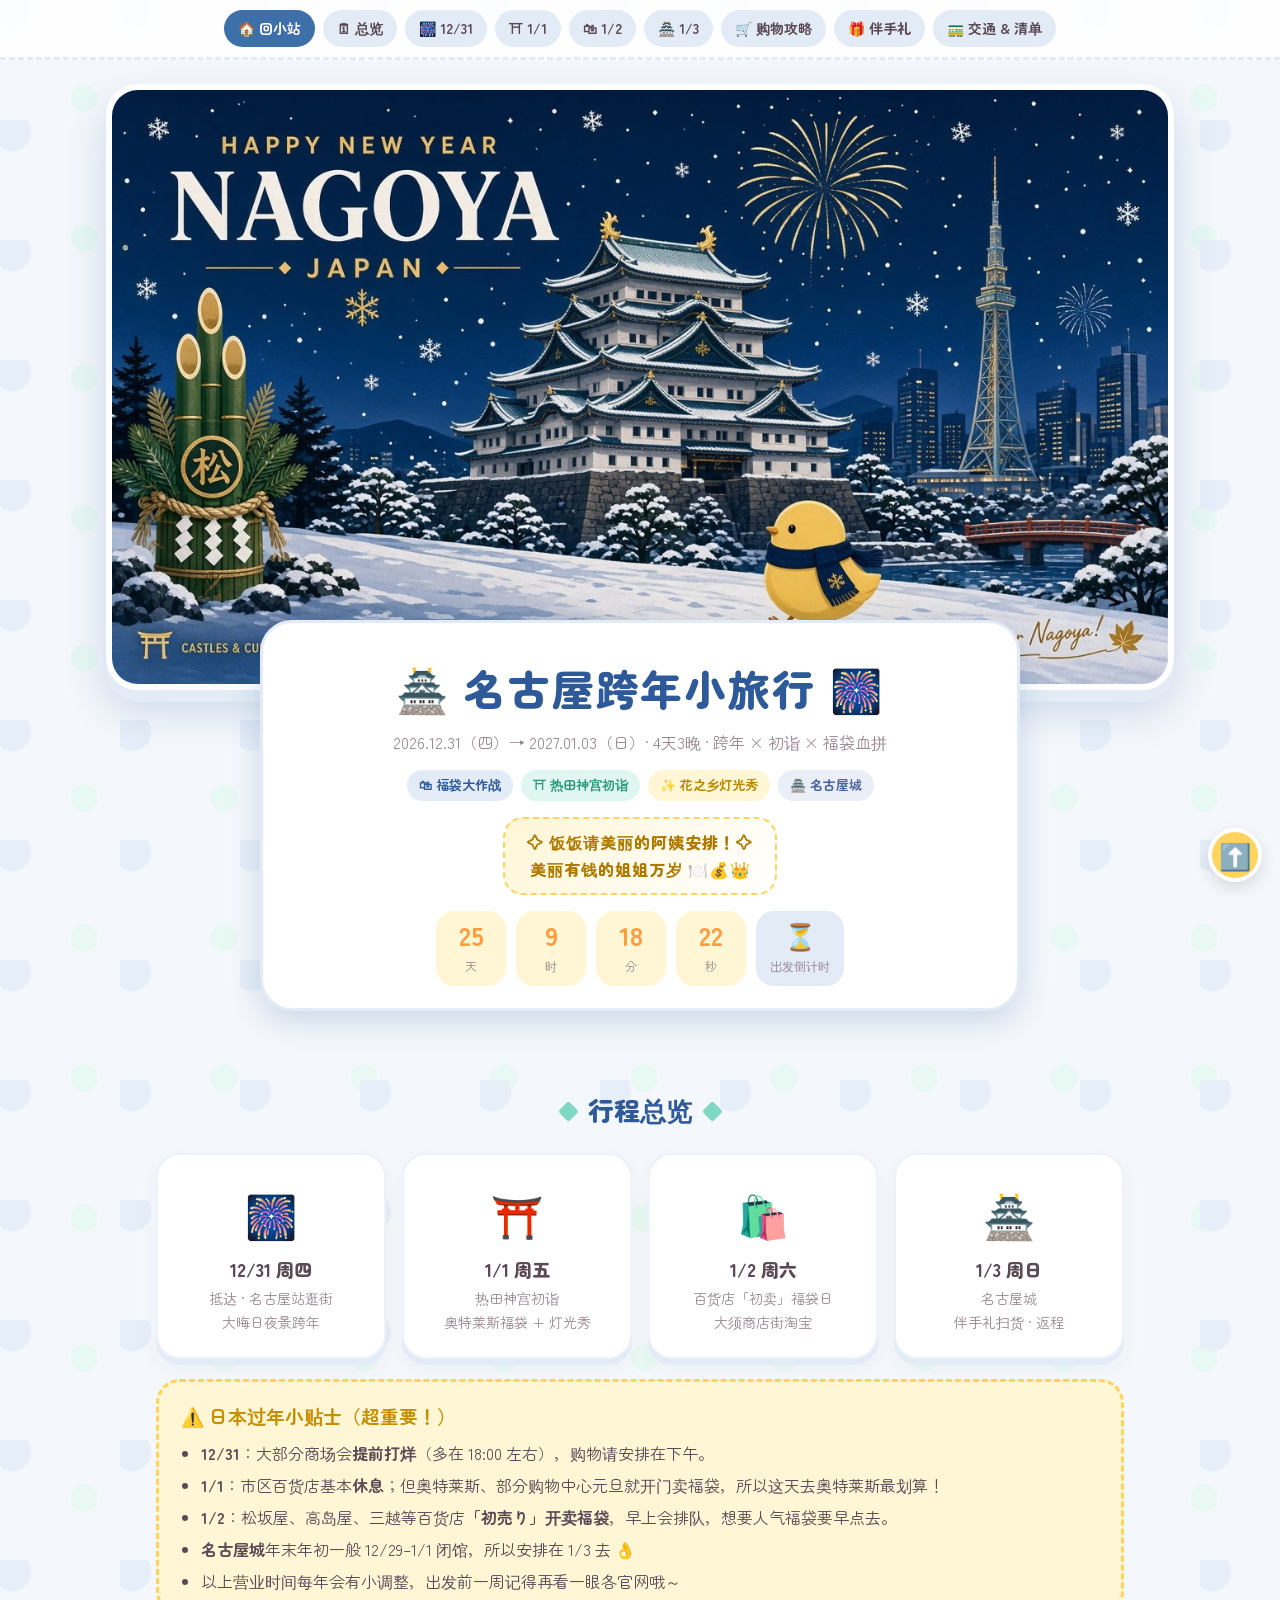
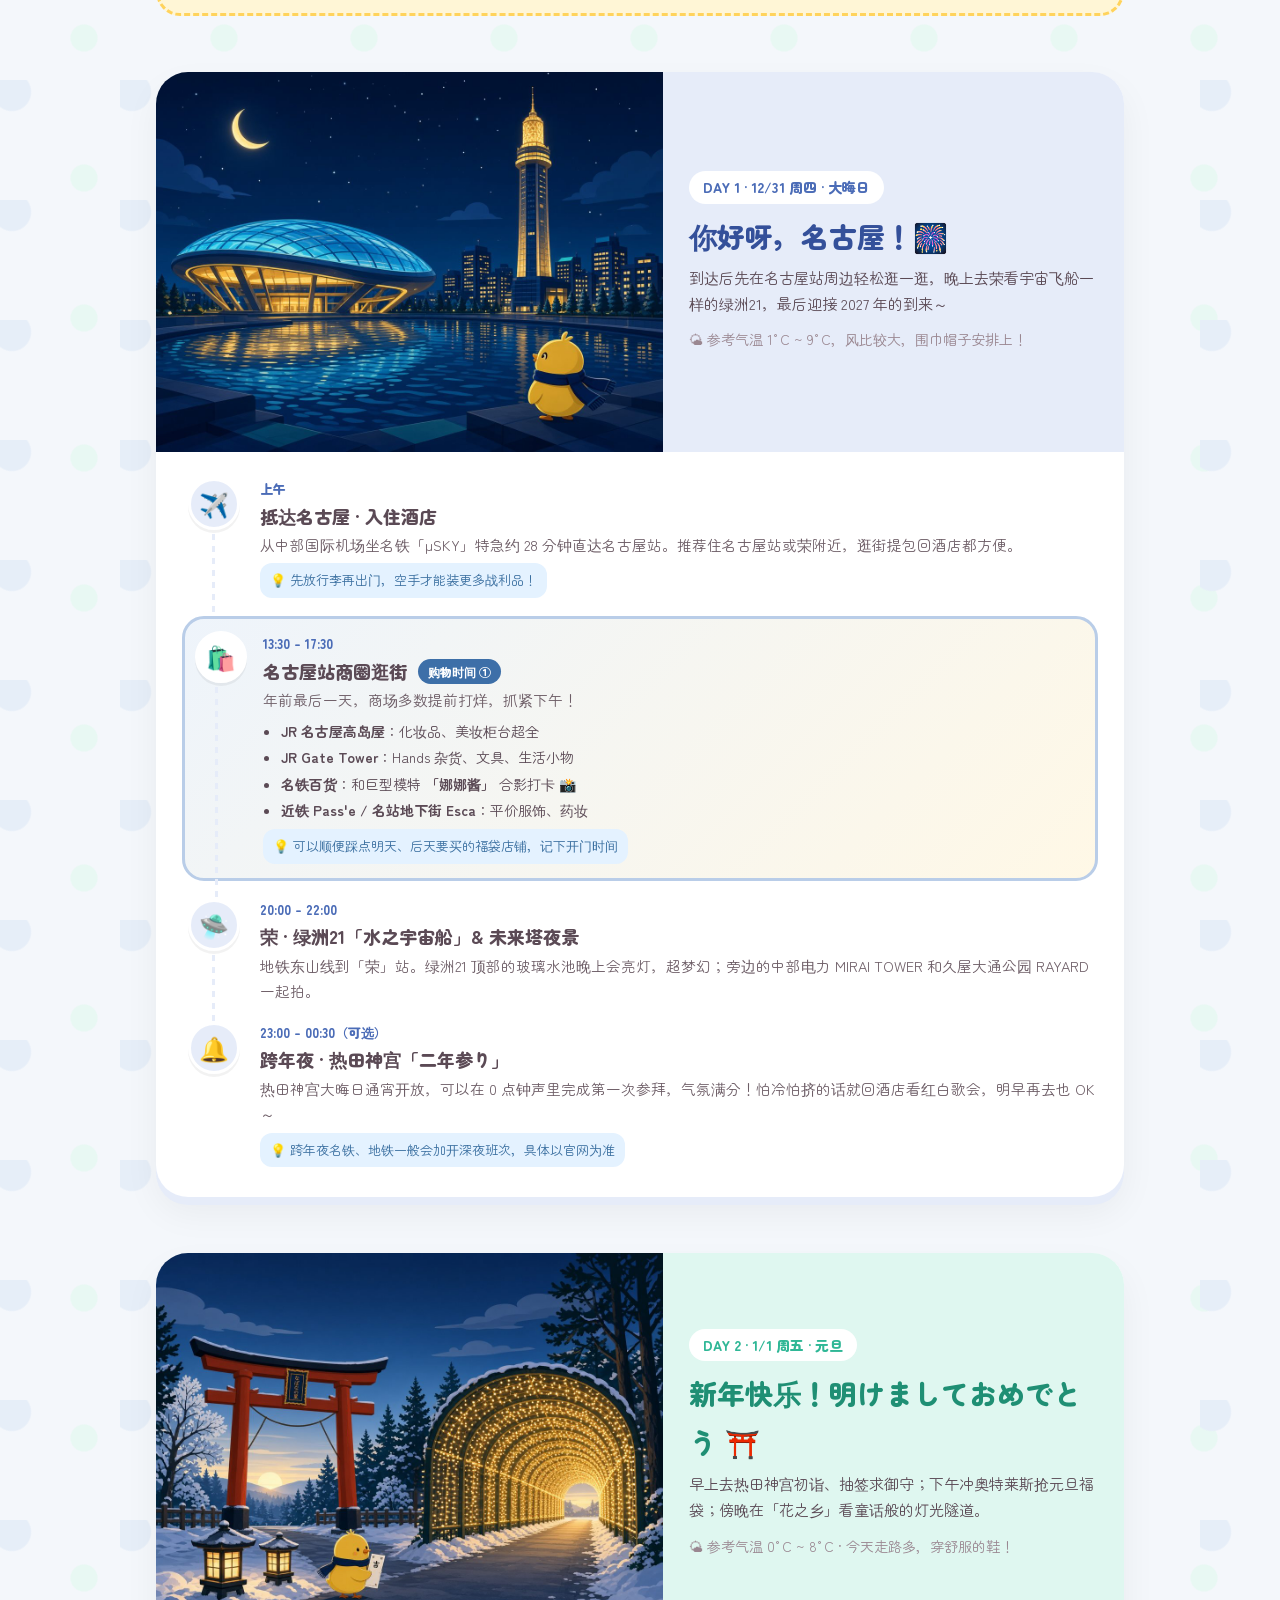
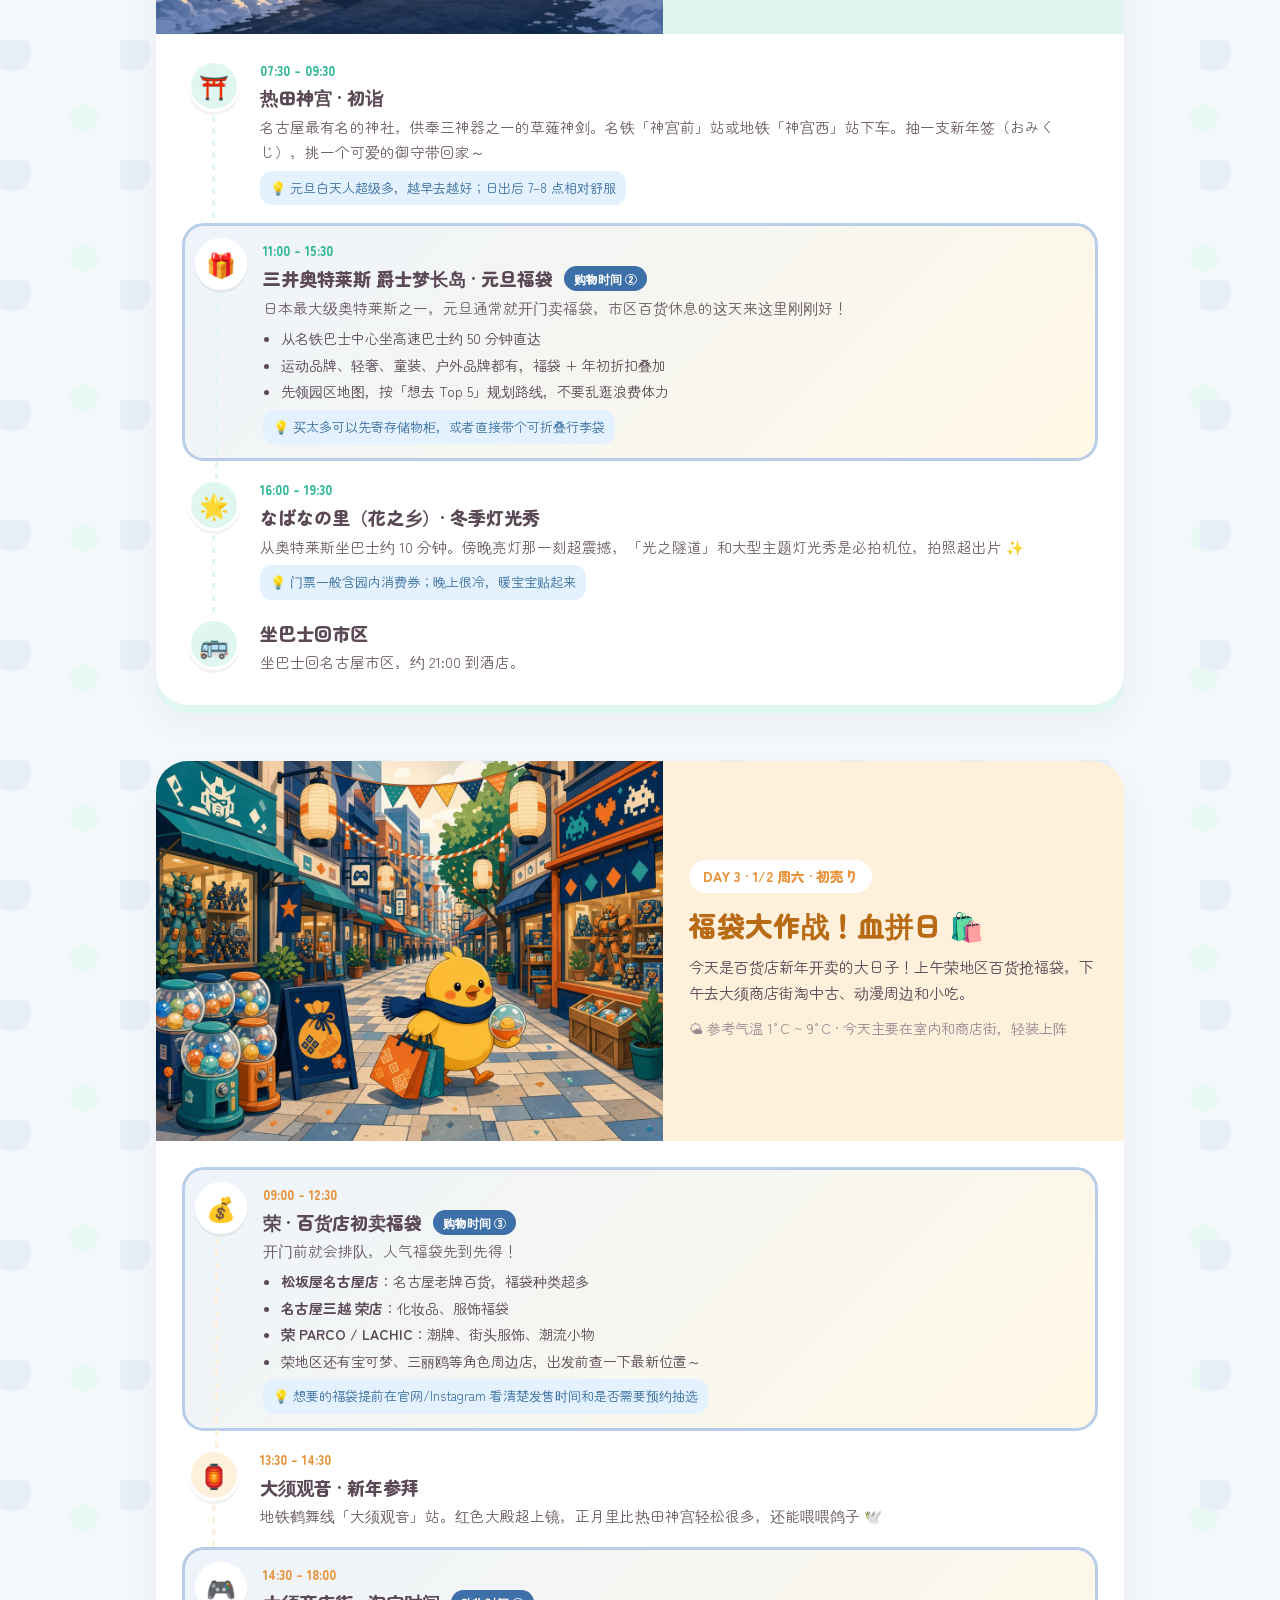
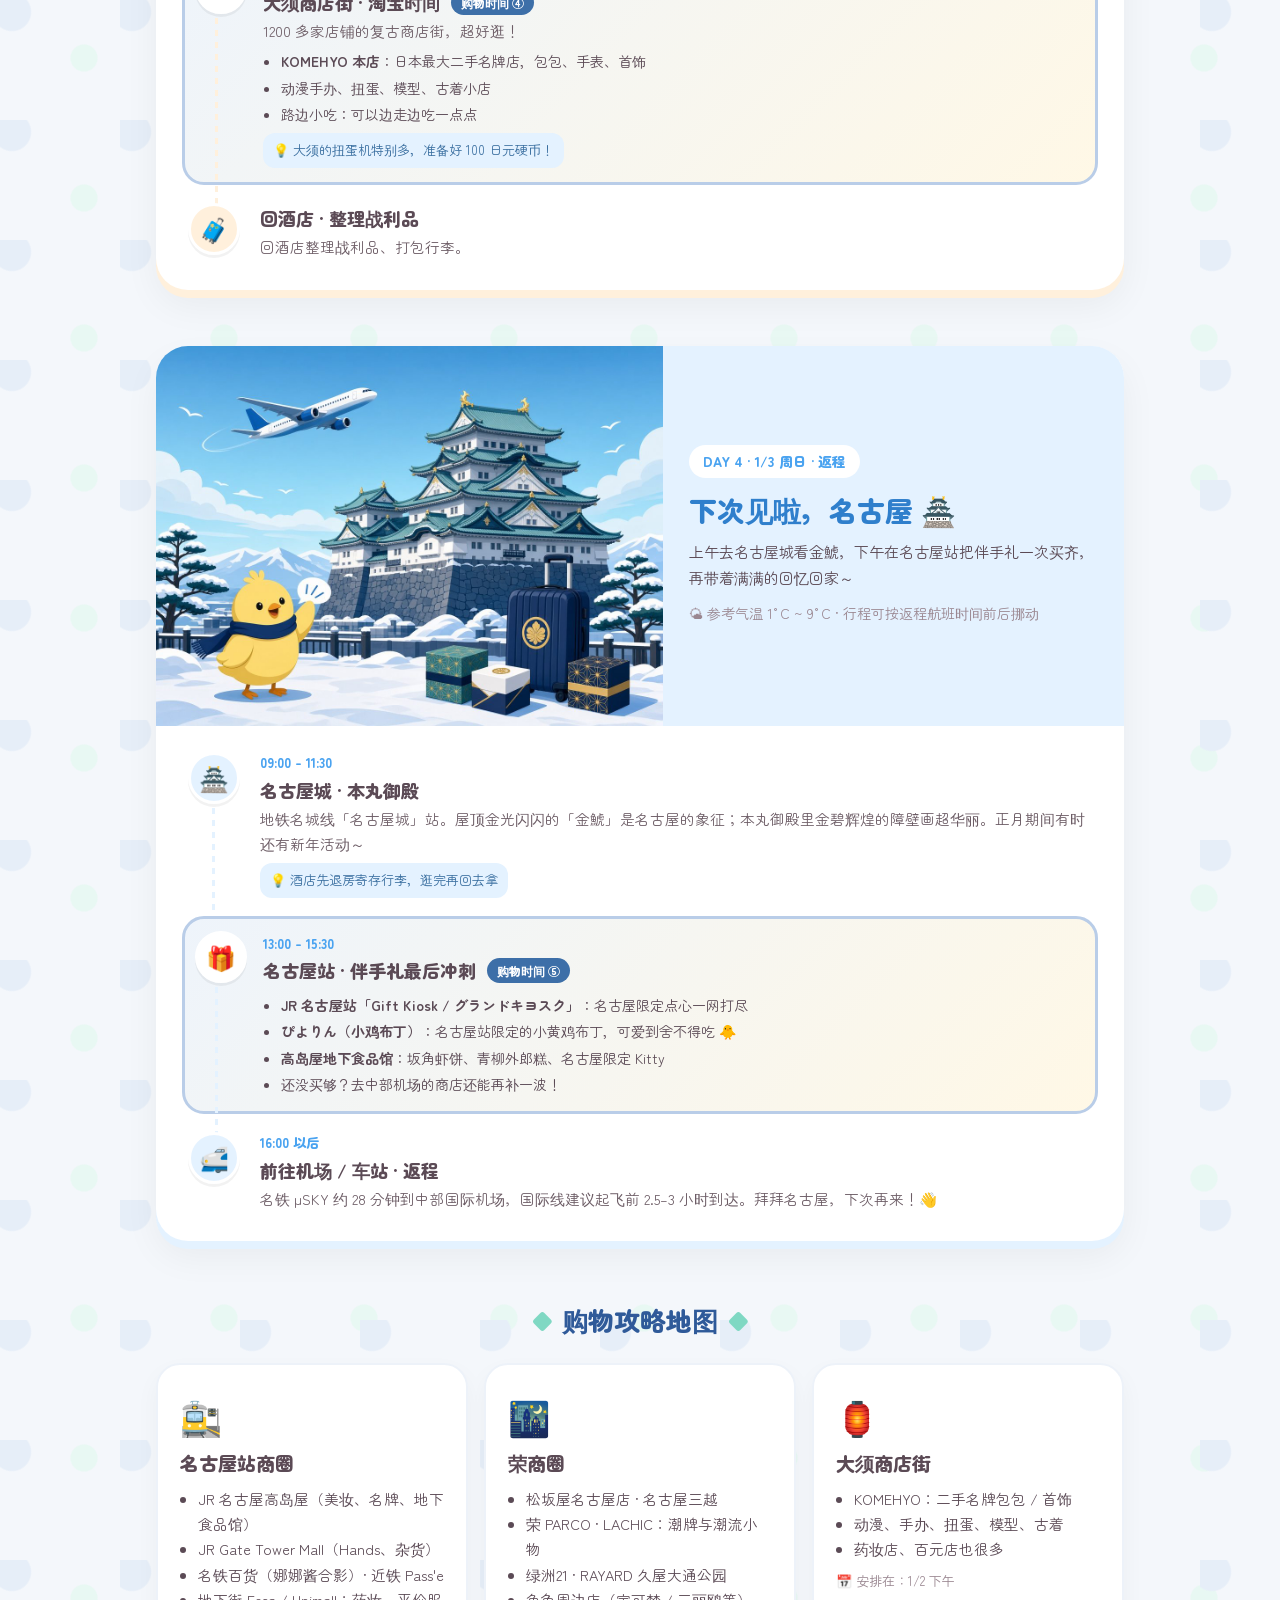
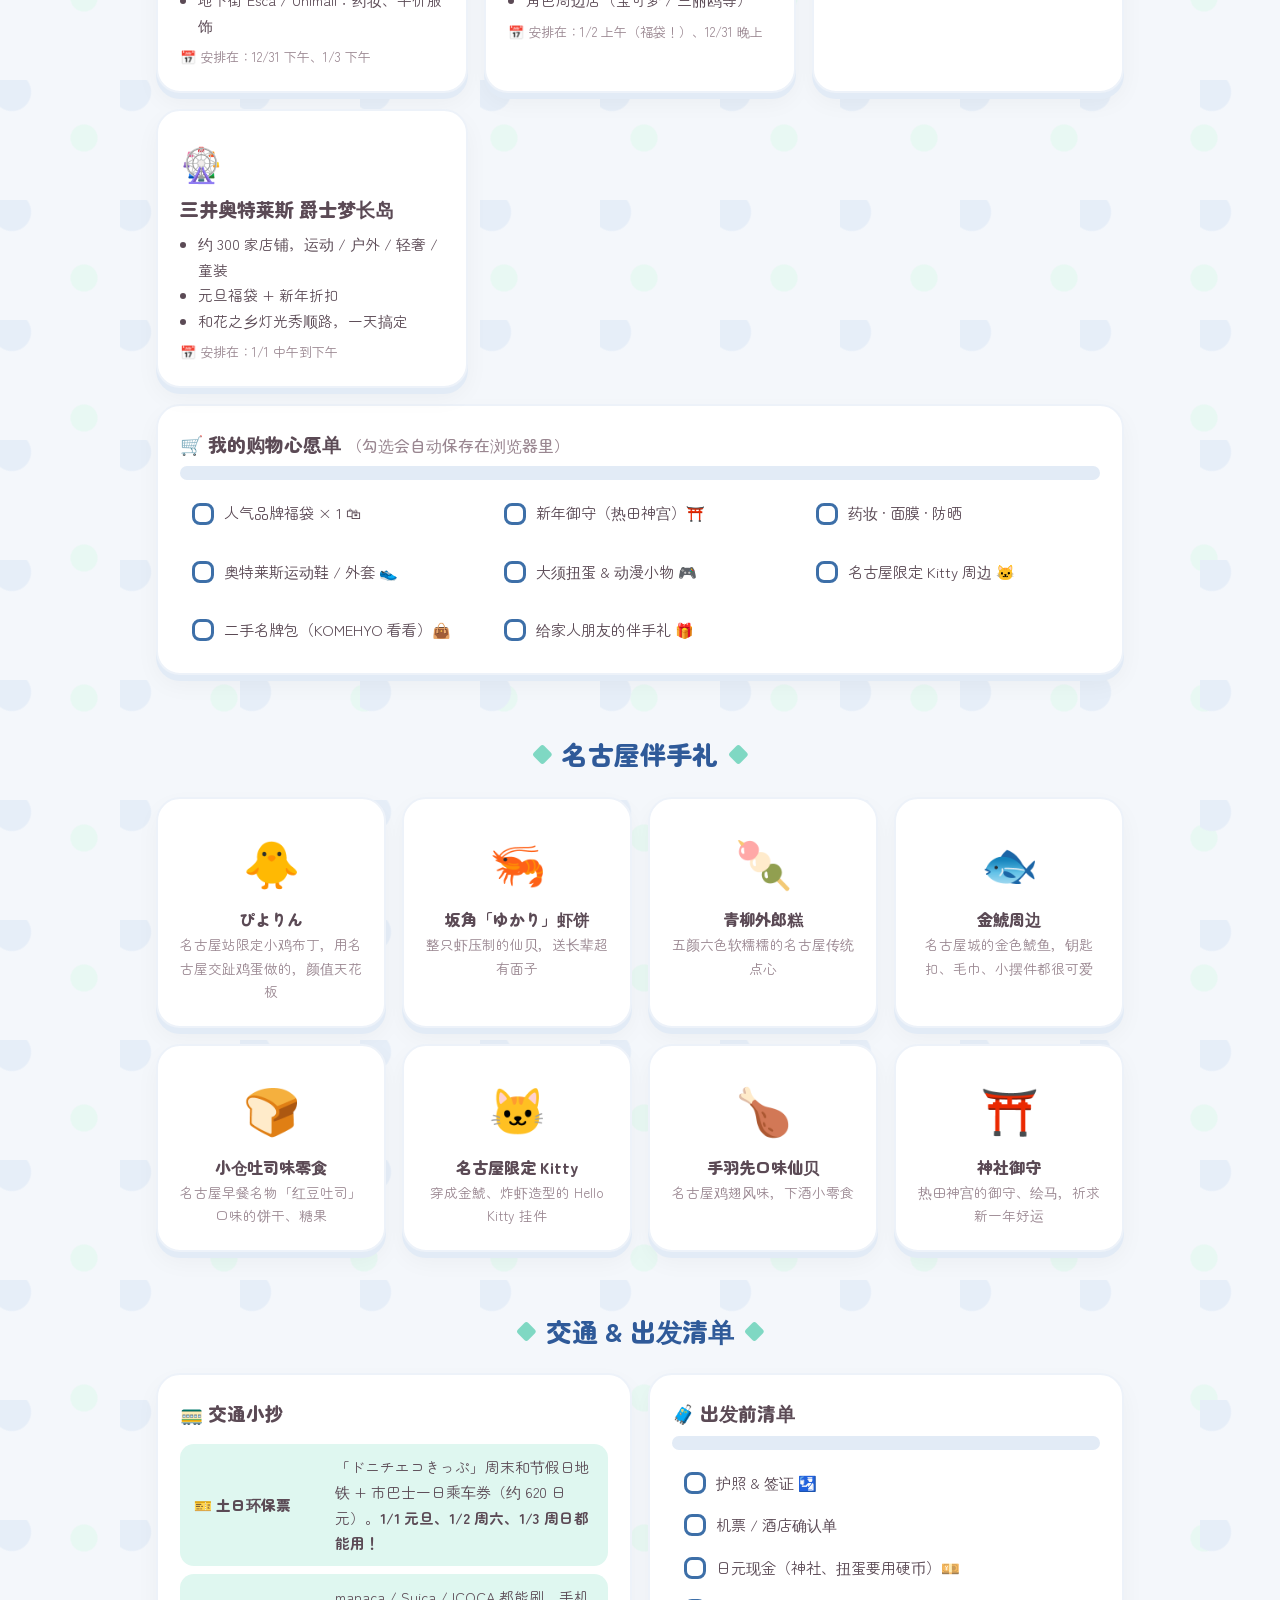
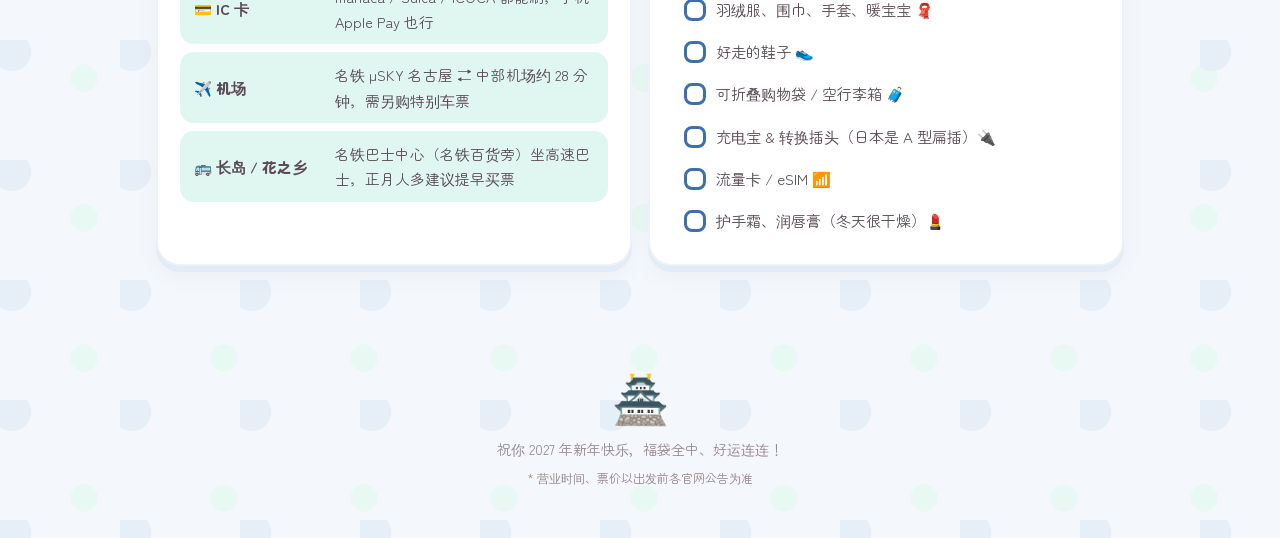
<file: trips/nagoya/index.html>
<!DOCTYPE html>
<html lang="zh-CN">
<head>
<meta charset="UTF-8">
<meta name="viewport" content="width=device-width, initial-scale=1.0">
<title>🏯 名古屋跨年小旅行 · 2026.12.31 – 2027.01.03</title>
<!-- 字体不阻塞页面：国内连不上 Google 字体时，直接用系统字体，不会卡白屏 -->
<link rel="stylesheet" href="https://fonts.googleapis.com/css2?family=Zen+Maru+Gothic:wght@500;700;900&display=swap" media="print" onload="this.media='all'">
<noscript><link rel="stylesheet" href="https://fonts.googleapis.com/css2?family=Zen+Maru+Gothic:wght@500;700;900&display=swap"></noscript>
<style>
  :root{
    --pink:#3d6fa8; --pink-l:#e2ebf6; --pink-ll:#f4f7fb;
    --mint:#7fd8c3; --mint-l:#dff7f0;
    --yellow:#ffd35c; --yellow-l:#fff6d6;
    --lav:#8fa3c8; --lav-l:#e9eef7;
    --blue:#8cc8ff; --blue-l:#e4f2ff;
    --text:#5b4a55; --muted:#9a8791;
    --radius:24px;
  }
  *{box-sizing:border-box;margin:0;padding:0}
  html{scroll-behavior:smooth}
  body{
    font-family:"Zen Maru Gothic","PingFang SC","Microsoft YaHei",sans-serif;
    color:var(--text); line-height:1.75;
    background:
      radial-gradient(circle at 10% 10%, #e6eef8 0 12%, transparent 13%) 0 0/120px 120px,
      radial-gradient(circle at 60% 70%, #e8f8f3 0 10%, transparent 11%) 0 0/140px 140px,
      var(--pink-ll);
    overflow-x:hidden;
  }

  /* ---------- falling snow & petals ---------- */
  .flake{position:fixed;top:-40px;z-index:0;pointer-events:none;animation:fall linear infinite;opacity:.75}
  @keyframes fall{to{transform:translateY(110vh) rotate(360deg)}}

  /* ---------- nav ---------- */
  nav{
    position:sticky;top:0;z-index:50;
    display:flex;gap:8px;justify-content:center;flex-wrap:wrap;
    padding:10px 12px;background:rgba(255,255,255,.85);backdrop-filter:blur(8px);
    border-bottom:3px dashed var(--pink-l);
  }
  nav a{
    text-decoration:none;color:var(--text);font-weight:700;font-size:14px;
    padding:6px 14px;border-radius:999px;background:var(--pink-l);transition:.2s;
  }
  nav a:hover{background:var(--pink);color:#fff;transform:translateY(-2px) rotate(-2deg)}

  /* ---------- hero ---------- */
  .hero{position:relative;max-width:1100px;margin:24px auto 0;padding:0 16px;z-index:1}
  .hero-img{
    width:100%;border-radius:32px;display:block;
    box-shadow:0 12px 0 var(--pink-l),0 20px 40px rgba(61,111,168,.22);
    border:6px solid #fff;
  }
  .hero-card{
    position:relative;margin:-70px auto 0;max-width:760px;text-align:center;
    background:#fff;border-radius:32px;padding:28px 24px 22px;
    box-shadow:0 10px 30px rgba(61,111,168,.22);border:3px solid var(--pink-l);
  }
  .hero-card h1{font-size:clamp(26px,5vw,42px);font-weight:900;letter-spacing:2px;color:#2f5a99}
  .hero-card h1 span{display:inline-block;animation:bounce 1.6s ease-in-out infinite}
  @keyframes bounce{0%,100%{transform:translateY(0)}50%{transform:translateY(-6px)}}
  .hero-card .sub{color:var(--muted);margin-top:4px}
  .treat{
    display:inline-block;margin-top:16px;padding:10px 22px;border-radius:20px;
    background:linear-gradient(135deg,var(--yellow-l),#fff);border:2px dashed var(--yellow);
    color:#b07a00;font-weight:900;font-size:16px;letter-spacing:1px;line-height:1.7;
  }
  .tags{display:flex;flex-wrap:wrap;gap:8px;justify-content:center;margin-top:14px}
  .tag{padding:4px 12px;border-radius:999px;font-size:13px;font-weight:700}
  .t-pink{background:var(--pink-l);color:#2f5a99}
  .t-mint{background:var(--mint-l);color:#2f9b83}
  .t-yel{background:var(--yellow-l);color:#b98a00}
  .t-lav{background:var(--lav-l);color:#4a63a0}
  .t-blue{background:var(--blue-l);color:#2f7fcc}

  .countdown{display:flex;gap:10px;justify-content:center;margin-top:16px;flex-wrap:wrap}
  .cd{background:var(--yellow-l);border-radius:18px;padding:8px 14px;min-width:70px}
  .cd b{display:block;font-size:26px;color:#ff9b3d;line-height:1.2}
  .cd small{font-size:12px;color:var(--muted)}

  /* ---------- sections ---------- */
  main{position:relative;z-index:1;max-width:1000px;margin:0 auto;padding:20px 16px 60px}
  section{margin-top:56px}
  .sec-title{
    display:flex;align-items:center;gap:10px;justify-content:center;
    font-size:26px;font-weight:900;margin-bottom:20px;color:#2f5a99;text-align:center;
  }
  .sec-title::before,.sec-title::after{content:"◆";color:var(--mint);font-size:20px}

  .card{
    background:#fff;border-radius:var(--radius);padding:22px;
    box-shadow:0 6px 0 var(--pink-l),0 10px 24px rgba(0,0,0,.04);
    border:2px solid #edf2f9;
  }
  .grid{display:grid;gap:16px}
  .g2{grid-template-columns:repeat(auto-fit,minmax(280px,1fr))}
  .g4{grid-template-columns:repeat(auto-fit,minmax(200px,1fr))}

  /* overview mini cards */
  .ov{text-align:center;transition:.25s;cursor:pointer;text-decoration:none;color:inherit;display:block}
  .ov:hover{transform:translateY(-6px) rotate(-1deg)}
  .ov .emoji{font-size:42px}
  .ov .date{font-weight:900;font-size:18px;margin-top:4px}
  .ov .theme{color:var(--muted);font-size:14px}

  /* notice */
  .notice{background:var(--yellow-l);border:3px dashed var(--yellow);border-radius:var(--radius);padding:18px 22px}
  .notice h3{color:#c78f00;margin-bottom:6px}
  .notice li{margin-left:20px;margin-top:4px}

  /* ---------- day block ---------- */
  .day{
    background:#fff;border-radius:32px;overflow:hidden;
    box-shadow:0 8px 0 var(--c-l, var(--pink-l)),0 16px 36px rgba(0,0,0,.05);
  }
  .day-head{display:grid;grid-template-columns:1.1fr 1fr;gap:0}
  .day-head img{width:100%;height:100%;object-fit:cover;display:block;min-height:260px}
  .day-info{padding:26px;background:var(--c-l, var(--pink-l));display:flex;flex-direction:column;justify-content:center}
  .day-badge{
    display:inline-block;align-self:flex-start;background:#fff;color:var(--c, var(--pink));
    font-weight:900;padding:4px 14px;border-radius:999px;font-size:14px;
  }
  .day-info h2{font-size:28px;font-weight:900;margin:8px 0 4px;color:var(--c-d, #2f5a99)}
  .day-info p{font-size:15px}
  .weather{margin-top:10px;font-size:14px;color:var(--muted)}

  .timeline{padding:26px 26px 30px 26px;position:relative}
  .item{position:relative;padding-left:78px;margin-bottom:18px}
  .item:last-child{margin-bottom:0}
  .item::before{
    content:"";position:absolute;left:30px;top:44px;bottom:-22px;width:3px;
    background:repeating-linear-gradient(var(--c-l,#cfdcee) 0 6px,transparent 6px 12px);
  }
  .item:last-child::before{display:none}
  .dot{
    position:absolute;left:6px;top:0;width:52px;height:52px;border-radius:50%;
    display:grid;place-items:center;font-size:24px;background:var(--c-l,var(--pink-l));
    border:3px solid #fff;box-shadow:0 3px 0 rgba(0,0,0,.05);
  }
  .time{font-size:13px;font-weight:900;color:var(--c,var(--pink))}
  .item h4{font-size:18px;font-weight:900}
  .item p{font-size:14.5px;color:#6d5d66}
  .item .tip{
    margin-top:6px;font-size:13px;background:var(--blue-l);color:#3a6fa0;
    border-radius:12px;padding:6px 10px;display:inline-block;
  }

  /* shopping highlight */
  .shop{
    background:linear-gradient(135deg,#eef4fb,#fff8e6);border:3px solid #b9cde8;
    border-radius:22px;padding:14px 16px 14px 78px;margin-left:0;
  }
  .shop .dot{left:10px;top:12px;background:#fff;animation:wiggle 2s ease-in-out infinite}
  @keyframes wiggle{0%,100%{transform:rotate(0)}25%{transform:rotate(-10deg)}75%{transform:rotate(10deg)}}
  .shop .label{
    display:inline-block;background:var(--pink);color:#fff;font-size:12px;font-weight:900;
    padding:2px 10px;border-radius:999px;margin-left:6px;vertical-align:2px;
  }
  .shop ul{margin:6px 0 0 18px;font-size:14px}
  .shop li{margin-top:2px}


  /* ---------- shopping guide ---------- */
  .area h3{font-size:19px;font-weight:900;margin-bottom:6px}
  .area .icon{font-size:34px}
  .area ul{margin-left:18px;font-size:14.5px}
  .area .when{font-size:13px;color:var(--muted);margin-top:8px}

  /* souvenir */
  .sv{text-align:center}
  .sv .big{font-size:46px}
  .sv h4{font-weight:900;margin-top:4px}
  .sv p{font-size:13.5px;color:var(--muted)}

  /* checklist */
  .check label{
    display:flex;align-items:center;gap:10px;padding:8px 12px;border-radius:14px;
    cursor:pointer;transition:.15s;font-size:15px;
  }
  .check label:hover{background:var(--pink-ll)}
  .check input{appearance:none;width:22px;height:22px;border-radius:8px;border:3px solid var(--pink);flex-shrink:0;display:grid;place-items:center;cursor:pointer}
  .check input:checked{background:var(--pink)}
  .check input:checked::after{content:"✓";color:#fff;font-weight:900;font-size:14px}
  .check input:checked + span{text-decoration:line-through;color:var(--muted)}
  .progress{height:14px;border-radius:999px;background:var(--pink-l);overflow:hidden;margin:6px 0 12px}
  .progress div{height:100%;width:0;background:linear-gradient(90deg,var(--pink),var(--yellow));transition:.4s;border-radius:999px}

  /* transport table */
  table{width:100%;border-collapse:separate;border-spacing:0 8px;font-size:14.5px}
  td{background:var(--mint-l);padding:10px 14px}
  td:first-child{border-radius:14px 0 0 14px;font-weight:900;white-space:nowrap}
  td:last-child{border-radius:0 14px 14px 0}

  footer{text-align:center;padding:30px 16px 50px;color:var(--muted);font-size:14px;position:relative;z-index:1}
  footer .chick{font-size:46px;display:inline-block;animation:bounce 1.2s infinite}

  .totop{
    position:fixed;right:18px;bottom:18px;z-index:60;width:54px;height:54px;border-radius:50%;
    background:var(--yellow);border:4px solid #fff;font-size:26px;display:grid;place-items:center;
    box-shadow:0 6px 16px rgba(0,0,0,.12);text-decoration:none;transition:.2s;
  }
  .totop:hover{transform:scale(1.1) rotate(10deg)}

  @media (max-width:720px){
    .day-head{grid-template-columns:1fr}
    .day-head img{min-height:200px}
    .item{padding-left:66px}
    .shop{padding-left:66px}
    .dot{width:44px;height:44px;font-size:20px}
    .item::before{left:26px}
    .hero-card{margin-top:-30px}
  }
  @media print{ nav,.flake,.totop{display:none} }
</style>
</head>
<body>

<nav>
  <a href="../../index.html#plans" style="background:var(--pink);color:#fff">🏠 回小站</a>
  <a href="#overview">🗓 总览</a>
  <a href="#day1">🎆 12/31</a>
  <a href="#day2">⛩ 1/1</a>
  <a href="#day3">🛍 1/2</a>
  <a href="#day4">🏯 1/3</a>
  <a href="#shopping">🛒 购物攻略</a>
  <a href="#souvenir">🎁 伴手礼</a>
  <a href="#tips">🚃 交通 & 清单</a>
</nav>

<div class="hero">
  <img class="hero-img" src="img/cover.jpg?v=2" alt="名古屋跨年插画">
  <div class="hero-card">
    <h1><span>🏯</span> 名古屋跨年小旅行 <span>🎆</span></h1>
    <div class="sub">2026.12.31（四）→ 2027.01.03（日）· 4天3晚 · 跨年 × 初诣 × 福袋血拼</div>
    <div class="tags">
      <span class="tag t-pink">🛍 福袋大作战</span>
      <span class="tag t-mint">⛩ 热田神宫初诣</span>
      <span class="tag t-yel">✨ 花之乡灯光秀</span>
      <span class="tag t-lav">🏯 名古屋城</span>
    </div>
    <div class="treat">✧ 饭饭请美丽的阿姨安排！✧<br>美丽有钱的姐姐万岁 🍽️💰👑</div>
    <div class="countdown" id="countdown"></div>
  </div>
</div>

<main>

<!-- ================= 总览 ================= -->
<section id="overview">
  <div class="sec-title">行程总览</div>
  <div class="grid g4">
    <a class="card ov" href="#day1"><div class="emoji">🎆</div><div class="date">12/31 周四</div><div class="theme">抵达 · 名古屋站逛街<br>大晦日夜景跨年</div></a>
    <a class="card ov" href="#day2"><div class="emoji">⛩️</div><div class="date">1/1 周五</div><div class="theme">热田神宫初诣<br>奥特莱斯福袋 + 灯光秀</div></a>
    <a class="card ov" href="#day3"><div class="emoji">🛍️</div><div class="date">1/2 周六</div><div class="theme">百货店「初卖」福袋日<br>大须商店街淘宝</div></a>
    <a class="card ov" href="#day4"><div class="emoji">🏯</div><div class="date">1/3 周日</div><div class="theme">名古屋城<br>伴手礼扫货 · 返程</div></a>
  </div>

  <div class="notice" style="margin-top:20px">
    <h3>⚠️ 日本过年小贴士（超重要！）</h3>
    <ul>
      <li><b>12/31</b>：大部分商场会<b>提前打烊</b>（多在 18:00 左右），购物请安排在下午。</li>
      <li><b>1/1</b>：市区百货店基本<b>休息</b>；但奥特莱斯、部分购物中心元旦就开门卖福袋，所以这天去奥特莱斯最划算！</li>
      <li><b>1/2</b>：松坂屋、高岛屋、三越等百货店<b>「初売り」开卖福袋</b>，早上会排队，想要人气福袋要早点去。</li>
      <li><b>名古屋城</b>年末年初一般 12/29–1/1 闭馆，所以安排在 1/3 去 👌</li>
      <li>以上营业时间每年会有小调整，出发前一周记得再看一眼各官网哦～</li>
    </ul>
  </div>
</section>

<!-- ================= DAY 1 ================= -->
<section id="day1">
  <div class="day" style="--c:#4b6cb7;--c-l:#e6ecf9;--c-d:#34509a">
    <div class="day-head">
      <img src="img/day1.jpg?v=2" alt="名古屋站与绿洲21夜景">
      <div class="day-info">
        <span class="day-badge">DAY 1 · 12/31 周四 · 大晦日</span>
        <h2>你好呀，名古屋！🎆</h2>
        <p>到达后先在名古屋站周边轻松逛一逛，晚上去荣看宇宙飞船一样的绿洲21，最后迎接 2027 年的到来～</p>
        <div class="weather">🌤 参考气温 1°C ~ 9°C，风比较大，围巾帽子安排上！</div>
      </div>
    </div>
    <div class="timeline">
      <div class="item">
        <div class="dot">✈️</div>
        <div class="time">上午</div>
        <h4>抵达名古屋 · 入住酒店</h4>
        <p>从中部国际机场坐名铁「μSKY」特急约 28 分钟直达名古屋站。推荐住名古屋站或荣附近，逛街提包回酒店都方便。</p>
        <span class="tip">💡 先放行李再出门，空手才能装更多战利品！</span>
      </div>
      <div class="item shop">
        <div class="dot">🛍️</div>
        <div class="time">13:30 – 17:30</div>
        <h4>名古屋站商圈逛街 <span class="label">购物时间 ①</span></h4>
        <p>年前最后一天，商场多数提前打烊，抓紧下午！</p>
        <ul>
          <li><b>JR 名古屋高岛屋</b>：化妆品、美妆柜台超全</li>
          <li><b>JR Gate Tower</b>：Hands 杂货、文具、生活小物</li>
          <li><b>名铁百货</b>：和巨型模特 <b>「娜娜酱」</b> 合影打卡 📸</li>
          <li><b>近铁 Pass'e / 名站地下街 Esca</b>：平价服饰、药妆</li>
        </ul>
        <span class="tip">💡 可以顺便踩点明天、后天要买的福袋店铺，记下开门时间</span>
      </div>
      <div class="item">
        <div class="dot">🛸</div>
        <div class="time">20:00 – 22:00</div>
        <h4>荣 · 绿洲21「水之宇宙船」& 未来塔夜景</h4>
        <p>地铁东山线到「荣」站。绿洲21 顶部的玻璃水池晚上会亮灯，超梦幻；旁边的中部电力 MIRAI TOWER 和久屋大通公园 RAYARD 一起拍。</p>
      </div>
      <div class="item">
        <div class="dot">🔔</div>
        <div class="time">23:00 – 00:30（可选）</div>
        <h4>跨年夜 · 热田神宫「二年参り」</h4>
        <p>热田神宫大晦日通宵开放，可以在 0 点钟声里完成第一次参拜，气氛满分！怕冷怕挤的话就回酒店看红白歌会，明早再去也 OK～</p>
        <span class="tip">💡 跨年夜名铁、地铁一般会加开深夜班次，具体以官网为准</span>
      </div>
    </div>
  </div>
</section>

<!-- ================= DAY 2 ================= -->
<section id="day2">
  <div class="day" style="--c:#2fb796;--c-l:#dff7f0;--c-d:#1f8f74">
    <div class="day-head">
      <img src="img/day2.jpg?v=2" alt="初诣和灯光隧道">
      <div class="day-info">
        <span class="day-badge">DAY 2 · 1/1 周五 · 元旦</span>
        <h2>新年快乐！明けましておめでとう ⛩️</h2>
        <p>早上去热田神宫初诣、抽签求御守；下午冲奥特莱斯抢元旦福袋；傍晚在「花之乡」看童话般的灯光隧道。</p>
        <div class="weather">🌤 参考气温 0°C ~ 8°C · 今天走路多，穿舒服的鞋！</div>
      </div>
    </div>
    <div class="timeline">
      <div class="item">
        <div class="dot">⛩️</div>
        <div class="time">07:30 – 09:30</div>
        <h4>热田神宫 · 初诣</h4>
        <p>名古屋最有名的神社，供奉三神器之一的草薙神剑。名铁「神宫前」站或地铁「神宫西」站下车。抽一支新年签（おみくじ），挑一个可爱的御守带回家～</p>
        <span class="tip">💡 元旦白天人超级多，越早去越好；日出后 7–8 点相对舒服</span>
      </div>
      <div class="item shop">
        <div class="dot">🎁</div>
        <div class="time">11:00 – 15:30</div>
        <h4>三井奥特莱斯 爵士梦长岛 · 元旦福袋 <span class="label">购物时间 ②</span></h4>
        <p>日本最大级奥特莱斯之一，元旦通常就开门卖福袋，市区百货休息的这天来这里刚刚好！</p>
        <ul>
          <li>从名铁巴士中心坐高速巴士约 50 分钟直达</li>
          <li>运动品牌、轻奢、童装、户外品牌都有，福袋 + 年初折扣叠加</li>
          <li>先领园区地图，按「想去 Top 5」规划路线，不要乱逛浪费体力</li>
        </ul>
        <span class="tip">💡 买太多可以先寄存储物柜，或者直接带个可折叠行李袋</span>
      </div>
      <div class="item">
        <div class="dot">🌟</div>
        <div class="time">16:00 – 19:30</div>
        <h4>なばなの里（花之乡）· 冬季灯光秀</h4>
        <p>从奥特莱斯坐巴士约 10 分钟。傍晚亮灯那一刻超震撼，「光之隧道」和大型主题灯光秀是必拍机位，拍照超出片 ✨</p>
        <span class="tip">💡 门票一般含园内消费券；晚上很冷，暖宝宝贴起来</span>
      </div>
      <div class="item">
        <div class="dot">🚌</div>
        <h4>坐巴士回市区</h4>
        <p>坐巴士回名古屋市区，约 21:00 到酒店。</p>
      </div>
    </div>
  </div>
</section>

<!-- ================= DAY 3 ================= -->
<section id="day3">
  <div class="day" style="--c:#e8933a;--c-l:#fff0dc;--c-d:#b86a14">
    <div class="day-head">
      <img src="img/day3.jpg?v=2" alt="福袋和大须">
      <div class="day-info">
        <span class="day-badge">DAY 3 · 1/2 周六 · 初売り</span>
        <h2>福袋大作战！血拼日 🛍️</h2>
        <p>今天是百货店新年开卖的大日子！上午荣地区百货抢福袋，下午去大须商店街淘中古、动漫周边和小吃。</p>
        <div class="weather">🌤 参考气温 1°C ~ 9°C · 今天主要在室内和商店街，轻装上阵</div>
      </div>
    </div>
    <div class="timeline">
      <div class="item shop">
        <div class="dot">💰</div>
        <div class="time">09:00 – 12:30</div>
        <h4>荣 · 百货店初卖福袋 <span class="label">购物时间 ③</span></h4>
        <p>开门前就会排队，人气福袋先到先得！</p>
        <ul>
          <li><b>松坂屋名古屋店</b>：名古屋老牌百货，福袋种类超多</li>
          <li><b>名古屋三越 荣店</b>：化妆品、服饰福袋</li>
          <li><b>荣 PARCO / LACHIC</b>：潮牌、街头服饰、潮流小物</li>
          <li>荣地区还有宝可梦、三丽鸥等角色周边店，出发前查一下最新位置～</li>
        </ul>
        <span class="tip">💡 想要的福袋提前在官网/Instagram 看清楚发售时间和是否需要预约抽选</span>
      </div>
      <div class="item">
        <div class="dot">🏮</div>
        <div class="time">13:30 – 14:30</div>
        <h4>大须观音 · 新年参拜</h4>
        <p>地铁鹤舞线「大须观音」站。红色大殿超上镜，正月里比热田神宫轻松很多，还能喂喂鸽子 🕊️</p>
      </div>
      <div class="item shop">
        <div class="dot">🎮</div>
        <div class="time">14:30 – 18:00</div>
        <h4>大须商店街 · 淘宝时间 <span class="label">购物时间 ④</span></h4>
        <p>1200 多家店铺的复古商店街，超好逛！</p>
        <ul>
          <li><b>KOMEHYO 本店</b>：日本最大二手名牌店，包包、手表、首饰</li>
          <li>动漫手办、扭蛋、模型、古着小店</li>
          <li>路边小吃：可以边走边吃一点点</li>
        </ul>
        <span class="tip">💡 大须的扭蛋机特别多，准备好 100 日元硬币！</span>
      </div>
      <div class="item">
        <div class="dot">🧳</div>
        <h4>回酒店 · 整理战利品</h4>
        <p>回酒店整理战利品、打包行李。</p>
      </div>
    </div>
  </div>
</section>

<!-- ================= DAY 4 ================= -->
<section id="day4">
  <div class="day" style="--c:#4aa3f0;--c-l:#e4f2ff;--c-d:#2f7fcc">
    <div class="day-head">
      <img src="img/day4.jpg?v=2" alt="名古屋城与伴手礼">
      <div class="day-info">
        <span class="day-badge">DAY 4 · 1/3 周日 · 返程</span>
        <h2>下次见啦，名古屋 🏯</h2>
        <p>上午去名古屋城看金鯱，下午在名古屋站把伴手礼一次买齐，再带着满满的回忆回家～</p>
        <div class="weather">🌤 参考气温 1°C ~ 9°C · 行程可按返程航班时间前后挪动</div>
      </div>
    </div>
    <div class="timeline">
      <div class="item">
        <div class="dot">🏯</div>
        <div class="time">09:00 – 11:30</div>
        <h4>名古屋城 · 本丸御殿</h4>
        <p>地铁名城线「名古屋城」站。屋顶金光闪闪的「金鯱」是名古屋的象征；本丸御殿里金碧辉煌的障壁画超华丽。正月期间有时还有新年活动～</p>
        <span class="tip">💡 酒店先退房寄存行李，逛完再回去拿</span>
      </div>
      <div class="item shop">
        <div class="dot">🎁</div>
        <div class="time">13:00 – 15:30</div>
        <h4>名古屋站 · 伴手礼最后冲刺 <span class="label">购物时间 ⑤</span></h4>
        <ul>
          <li><b>JR 名古屋站「Gift Kiosk / グランドキヨスク」</b>：名古屋限定点心一网打尽</li>
          <li><b>ぴよりん（小鸡布丁）</b>：名古屋站限定的小黄鸡布丁，可爱到舍不得吃 🐥</li>
          <li><b>高岛屋地下食品馆</b>：坂角虾饼、青柳外郎糕、名古屋限定 Kitty</li>
          <li>还没买够？去中部机场的商店还能再补一波！</li>
        </ul>
      </div>
      <div class="item">
        <div class="dot">🚅</div>
        <div class="time">16:00 以后</div>
        <h4>前往机场 / 车站 · 返程</h4>
        <p>名铁 μSKY 约 28 分钟到中部国际机场，国际线建议起飞前 2.5–3 小时到达。拜拜名古屋，下次再来！👋</p>
      </div>
    </div>
  </div>
</section>

<!-- ================= 购物攻略 ================= -->
<section id="shopping">
  <div class="sec-title">购物攻略地图</div>
  <div class="grid g2">
    <div class="card area">
      <div class="icon">🚉</div>
      <h3>名古屋站商圈</h3>
      <ul>
        <li>JR 名古屋高岛屋（美妆、名牌、地下食品馆）</li>
        <li>JR Gate Tower Mall（Hands、杂货）</li>
        <li>名铁百货（娜娜酱合影）· 近铁 Pass'e</li>
        <li>地下街 Esca / Unimall：药妆、平价服饰</li>
      </ul>
      <div class="when">📅 安排在：12/31 下午、1/3 下午</div>
    </div>
    <div class="card area">
      <div class="icon">🌃</div>
      <h3>荣商圈</h3>
      <ul>
        <li>松坂屋名古屋店 · 名古屋三越</li>
        <li>荣 PARCO · LACHIC：潮牌与潮流小物</li>
        <li>绿洲21 · RAYARD 久屋大通公园</li>
        <li>角色周边店（宝可梦 / 三丽鸥等）</li>
      </ul>
      <div class="when">📅 安排在：1/2 上午（福袋！）、12/31 晚上</div>
    </div>
    <div class="card area">
      <div class="icon">🏮</div>
      <h3>大须商店街</h3>
      <ul>
        <li>KOMEHYO：二手名牌包包 / 首饰</li>
        <li>动漫、手办、扭蛋、模型、古着</li>
        <li>药妆店、百元店也很多</li>
      </ul>
      <div class="when">📅 安排在：1/2 下午</div>
    </div>
    <div class="card area">
      <div class="icon">🎡</div>
      <h3>三井奥特莱斯 爵士梦长岛</h3>
      <ul>
        <li>约 300 家店铺，运动 / 户外 / 轻奢 / 童装</li>
        <li>元旦福袋 + 新年折扣</li>
        <li>和花之乡灯光秀顺路，一天搞定</li>
      </ul>
      <div class="when">📅 安排在：1/1 中午到下午</div>
    </div>
  </div>

  <div class="card" style="margin-top:16px">
    <h3 style="font-weight:900;margin-bottom:6px">🛒 我的购物心愿单 <small style="color:var(--muted);font-weight:500">（勾选会自动保存在浏览器里）</small></h3>
    <div class="progress"><div id="wishBar"></div></div>
    <div class="check grid g2" data-key="wish">
      <label><input type="checkbox"><span>人气品牌福袋 × 1 🛍</span></label>
      <label><input type="checkbox"><span>新年御守（热田神宫）⛩️</span></label>
      <label><input type="checkbox"><span>药妆 · 面膜 · 防晒</span></label>
      <label><input type="checkbox"><span>奥特莱斯运动鞋 / 外套 👟</span></label>
      <label><input type="checkbox"><span>大须扭蛋 & 动漫小物 🎮</span></label>
      <label><input type="checkbox"><span>名古屋限定 Kitty 周边 🐱</span></label>
      <label><input type="checkbox"><span>二手名牌包（KOMEHYO 看看）👜</span></label>
      <label><input type="checkbox"><span>给家人朋友的伴手礼 🎁</span></label>
    </div>
  </div>
</section>

<!-- ================= 伴手礼 ================= -->
<section id="souvenir">
  <div class="sec-title">名古屋伴手礼</div>
  <div class="grid g4">
    <div class="card sv"><div class="big">🐥</div><h4>ぴよりん</h4><p>名古屋站限定小鸡布丁，用名古屋交趾鸡蛋做的，颜值天花板</p></div>
    <div class="card sv"><div class="big">🦐</div><h4>坂角「ゆかり」虾饼</h4><p>整只虾压制的仙贝，送长辈超有面子</p></div>
    <div class="card sv"><div class="big">🍡</div><h4>青柳外郎糕</h4><p>五颜六色软糯糯的名古屋传统点心</p></div>
    <div class="card sv"><div class="big">🐟</div><h4>金鯱周边</h4><p>名古屋城的金色鯱鱼，钥匙扣、毛巾、小摆件都很可爱</p></div>
    <div class="card sv"><div class="big">🍞</div><h4>小仓吐司味零食</h4><p>名古屋早餐名物「红豆吐司」口味的饼干、糖果</p></div>
    <div class="card sv"><div class="big">🐱</div><h4>名古屋限定 Kitty</h4><p>穿成金鯱、炸虾造型的 Hello Kitty 挂件</p></div>
    <div class="card sv"><div class="big">🍗</div><h4>手羽先口味仙贝</h4><p>名古屋鸡翅风味，下酒小零食</p></div>
    <div class="card sv"><div class="big">⛩️</div><h4>神社御守</h4><p>热田神宫的御守、绘马，祈求新一年好运</p></div>
  </div>
</section>

<!-- ================= 交通 & 清单 ================= -->
<section id="tips">
  <div class="sec-title">交通 & 出发清单</div>
  <div class="grid g2">
    <div class="card">
      <h3 style="font-weight:900;margin-bottom:6px">🚃 交通小抄</h3>
      <table>
        <tr><td>🎫 土日环保票</td><td>「ドニチエコきっぷ」周末和节假日地铁 + 市巴士一日乘车券（约 620 日元）。<b>1/1 元旦、1/2 周六、1/3 周日都能用！</b></td></tr>
        <tr><td>💳 IC 卡</td><td>manaca / Suica / ICOCA 都能刷，手机 Apple Pay 也行</td></tr>
        <tr><td>✈️ 机场</td><td>名铁 μSKY 名古屋 ⇄ 中部机场约 28 分钟，需另购特别车票</td></tr>
        <tr><td>🚌 长岛 / 花之乡</td><td>名铁巴士中心（名铁百货旁）坐高速巴士，正月人多建议提早买票</td></tr>
      </table>
    </div>
    <div class="card">
      <h3 style="font-weight:900;margin-bottom:6px">🧳 出发前清单</h3>
      <div class="progress"><div id="packBar"></div></div>
      <div class="check" data-key="pack">
        <label><input type="checkbox"><span>护照 & 签证 🛂</span></label>
        <label><input type="checkbox"><span>机票 / 酒店确认单</span></label>
        <label><input type="checkbox"><span>日元现金（神社、扭蛋要用硬币）💴</span></label>
        <label><input type="checkbox"><span>羽绒服、围巾、手套、暖宝宝 🧣</span></label>
        <label><input type="checkbox"><span>好走的鞋子 👟</span></label>
        <label><input type="checkbox"><span>可折叠购物袋 / 空行李箱 🧳</span></label>
        <label><input type="checkbox"><span>充电宝 & 转换插头（日本是 A 型扁插）🔌</span></label>
        <label><input type="checkbox"><span>流量卡 / eSIM 📶</span></label>
        <label><input type="checkbox"><span>护手霜、润唇膏（冬天很干燥）💄</span></label>
      </div>
    </div>
  </div>
</section>

</main>

<footer>
  <div class="chick">🏯</div>
  <p>祝你 2027 年新年快乐，福袋全中、好运连连！</p>
  <p style="font-size:12px;margin-top:6px">* 营业时间、票价以出发前各官网公告为准</p>
</footer>

<a class="totop" href="#" title="回到顶部">⬆️</a>

<script>
  // falling snow & petals
  const pieces = ["❄","❄","⭐","❄"];
  for (let i = 0; i < 18; i++) {
    const s = document.createElement("div");
    s.className = "flake";
    s.textContent = pieces[i % pieces.length];
    s.style.left = Math.random() * 100 + "vw";
    s.style.fontSize = 12 + Math.random() * 14 + "px";
    s.style.animationDuration = 10 + Math.random() * 14 + "s";
    s.style.animationDelay = -Math.random() * 20 + "s";
    s.style.color = ["#a9c4ea", "#9fe0d0", "#ffd35c"][i % 3];
    document.body.appendChild(s);
  }

  // countdown
  const target = new Date("2026-12-31T00:00:00+09:00");
  const cd = document.getElementById("countdown");
  function tick() {
    const diff = target - new Date();
    if (diff <= 0) {
      cd.innerHTML = '<div class="cd"><b>🎉</b><small>旅行进行中 / 已完成！</small></div>';
      return;
    }
    const d = Math.floor(diff / 864e5), h = Math.floor(diff / 36e5) % 24,
          m = Math.floor(diff / 6e4) % 60, s = Math.floor(diff / 1e3) % 60;
    cd.innerHTML = [[d, "天"], [h, "时"], [m, "分"], [s, "秒"]]
      .map(([v, u]) => `<div class="cd"><b>${v}</b><small>${u}</small></div>`).join("") +
      '<div class="cd" style="background:var(--pink-l)"><b>⏳</b><small>出发倒计时</small></div>';
  }
  tick(); setInterval(tick, 1000);

  // checklists with localStorage
  document.querySelectorAll(".check").forEach(box => {
    const key = "nagoya-" + box.dataset.key;
    const inputs = [...box.querySelectorAll("input")];
    const bar = document.getElementById(box.dataset.key + "Bar");
    const saved = JSON.parse(localStorage.getItem(key) || "[]");
    inputs.forEach((el, i) => { el.checked = !!saved[i]; });
    const update = () => {
      localStorage.setItem(key, JSON.stringify(inputs.map(el => el.checked)));
      if (bar) bar.style.width = inputs.filter(el => el.checked).length / inputs.length * 100 + "%";
    };
    inputs.forEach(el => el.addEventListener("change", update));
    update();
  });
</script>
</body>
</html>
</file>
